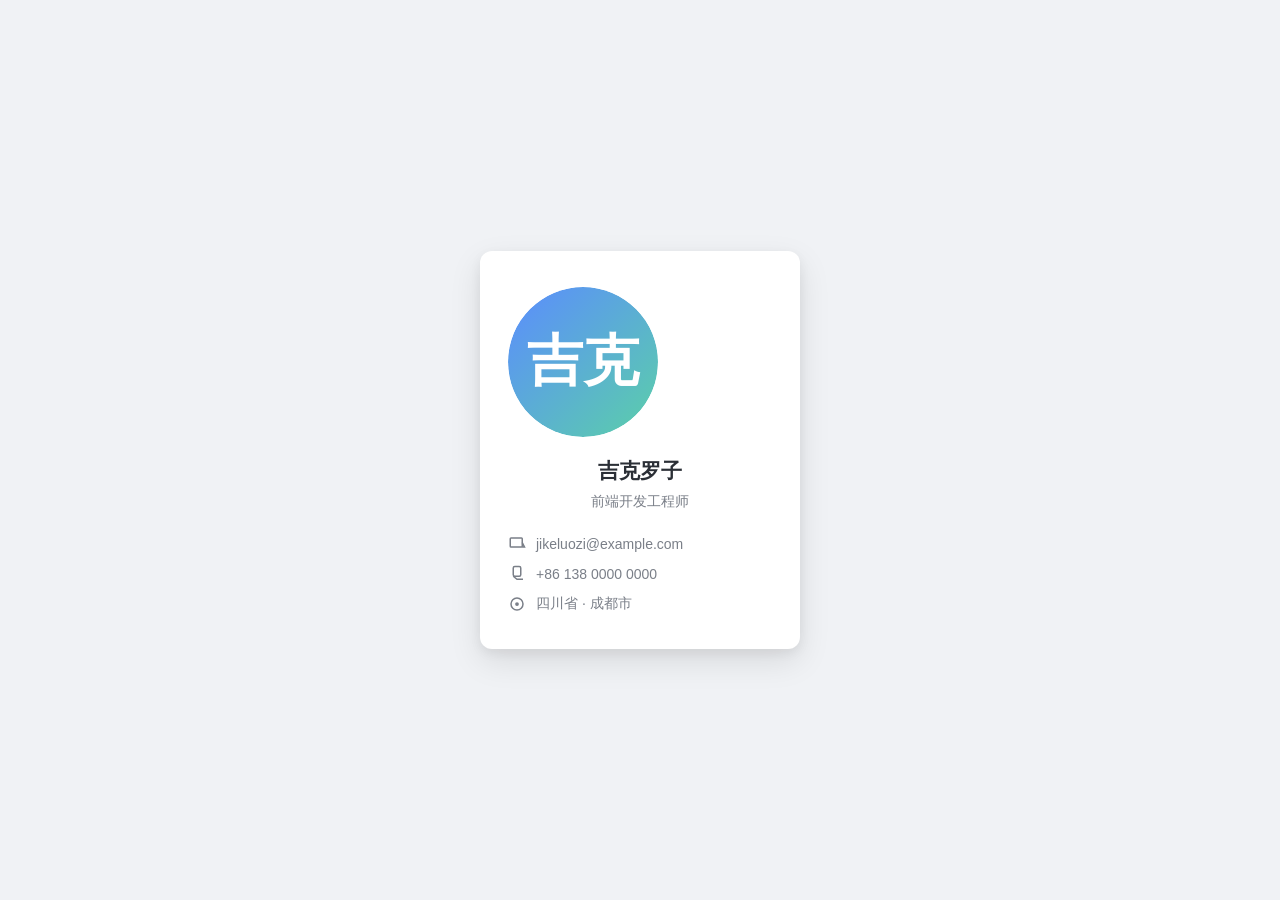
<file: 123/index.html>
<!DOCTYPE html>
<!--
  文件名：index.html
  用途：简约风格个人名片网页 —— 页面结构层（HTML5 + 语义化标签）
  说明：本文件只负责页面结构，所有样式统一放在 style.css 中，
        HTML 结构与 CSS 样式完全分离书写，便于后期维护。
-->
<html lang="zh-CN">
<head>
    <!-- 字符编码：UTF-8，确保中文正常显示 -->
    <meta charset="UTF-8">
    <!-- 视口设置：适配桌面与移动设备的响应式宽度 -->
    <meta name="viewport" content="width=device-width, initial-scale=1.0">
    <!-- 网页标题 -->
    <title>个人名片 · 吉</title>
    <!-- 关联外部样式表：实现结构与样式分离（唯一引入方式） -->
    <link rel="stylesheet" href="style.css">
</head>

<body>
    <!--
        名片主体：使用 <main> 语义化标签包裹名片卡片。
        <main> 标签代表页面主体内容，一个页面仅使用一次。
    -->
    <main class="card">

        <!-- ==================== 头像区域 ==================== -->
        <!--
            <figure> 是带语义的内容容器，适合包裹头像。
            默认使用 CSS 渐变圆 + 姓氏文字作为占位头像，
            如需替换成真实照片，请将下方模块替换为：
            <figure class="avatar">
                <img src="你的头像图片.jpg" alt="头像">
            </figure>
        -->
        <figure class="avatar" aria-label="头像：姓名首字">
            <!-- 占位头像文字：可改为任意姓氏或首字母 -->
            <span class="avatar-text">吉克</span>
        </figure>

        <!-- ==================== 基本身份信息 ==================== -->
        <!-- 姓名：一级标题，语义上代表卡片核心内容 -->
        <h1 class="name">吉克罗子</h1>
        <!-- 职位：使用 <p> 标签，配合类名便于单独设置样式 -->
        <p class="job-title">前端开发工程师</p>

        <!-- ==================== 联系方式 ==================== -->
        <!--
            联系方式列表：使用 <ul> 列表结构，语义清晰。
            每项为 <li>，内含一个内联 SVG 图标 + 对应联系信息。
        -->
        <ul class="contact-list">

            <!-- 邮箱项 -->
            <li class="contact-item">
                <!-- SVG 图标：信封造型，stroke 颜色继承父元素文字色 -->
                <svg class="contact-icon" viewBox="0 0 24 24" fill="none" stroke="currentColor" stroke-width="2" aria-hidden="true">
                    <rect x="3" y="4" width="16" height="12" rx="1"/>
                    <path d="M19 10 L22 16 H19"/>
                </svg>
                <a class="contact-link" href="mailto:jikeluozi@example.com">jikeluozi@example.com</a>
            </li>

            <!-- 电话项 -->
            <li class="contact-item">
                <!-- SVG 图标：电话造型，样式同上 -->
                <svg class="contact-icon" viewBox="0 0 24 24" fill="none" stroke="currentColor" stroke-width="2" aria-hidden="true">
                    <rect x="7" y="2" width="10" height="13" rx="2"/>
                    <path d="M7 15 L12 19 H20"/>
                </svg>
                <a class="contact-link" href="tel:+8613800000000">+86 138 0000 0000</a>
            </li>

            <!-- 地址项 -->
            <li class="contact-item">
                <!-- SVG 图标：外圆 + 中心点构成简洁的定位符号 -->
                <svg class="contact-icon" viewBox="0 0 24 24" fill="none" stroke="currentColor" stroke-width="2" aria-hidden="true">
                    <circle cx="12" cy="12" r="8"/>
                    <circle cx="12" cy="12" r="1.5" fill="currentColor"/>
                </svg>
                <span class="contact-text">四川省 · 成都市</span>
            </li>
        </ul>

    </main>
</body>
</html>
</file>
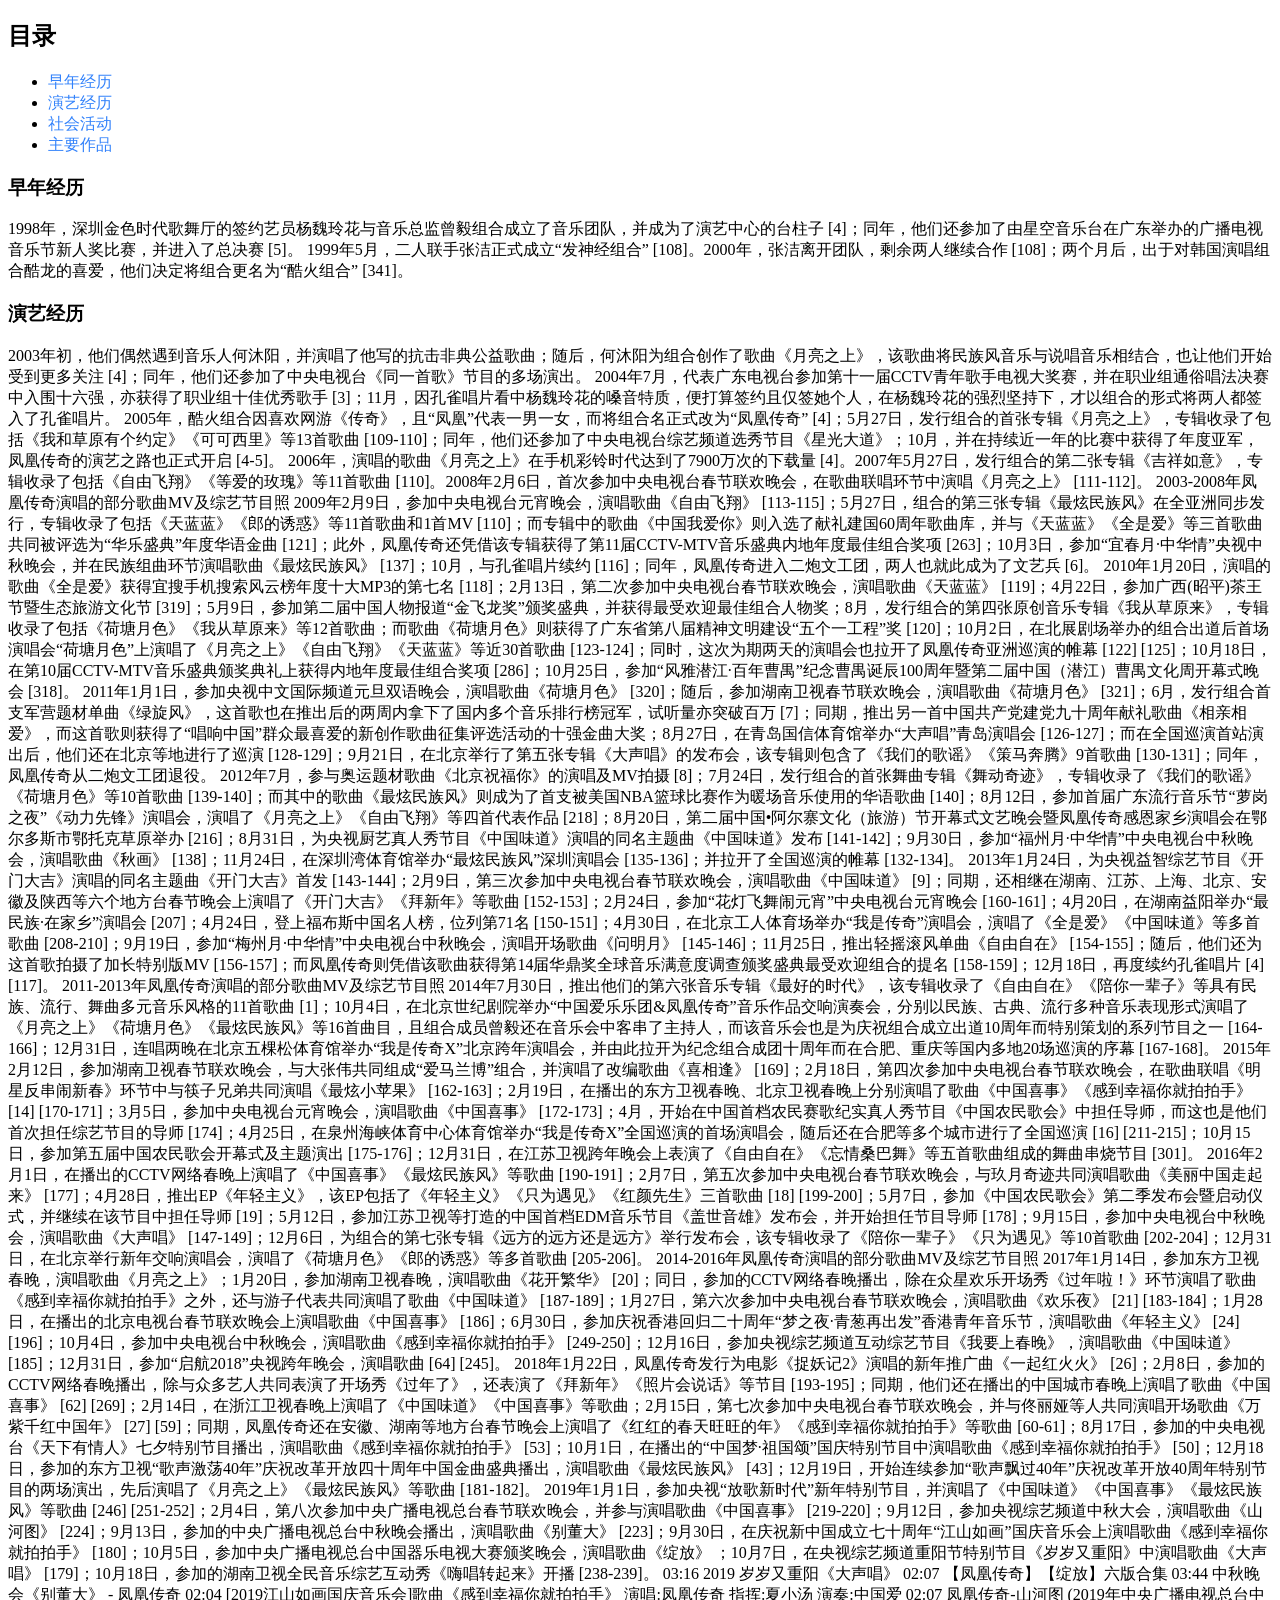
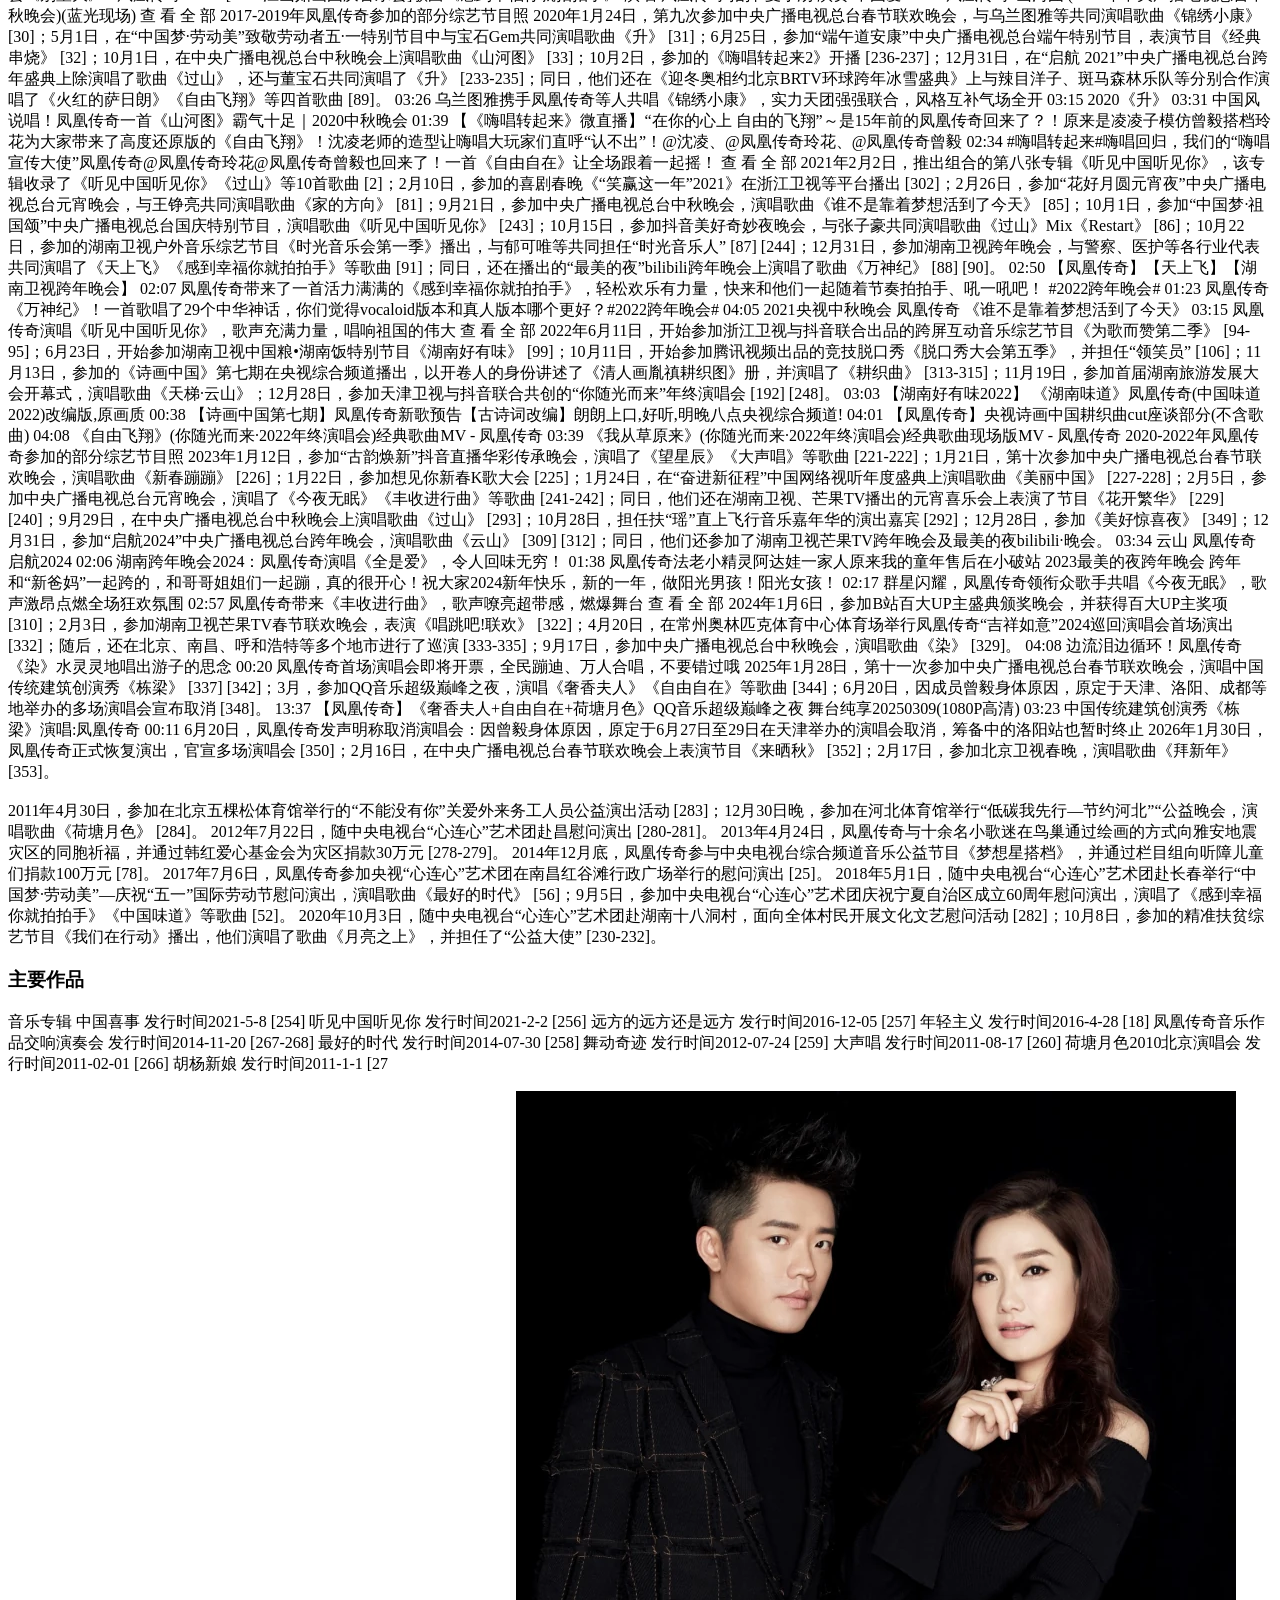
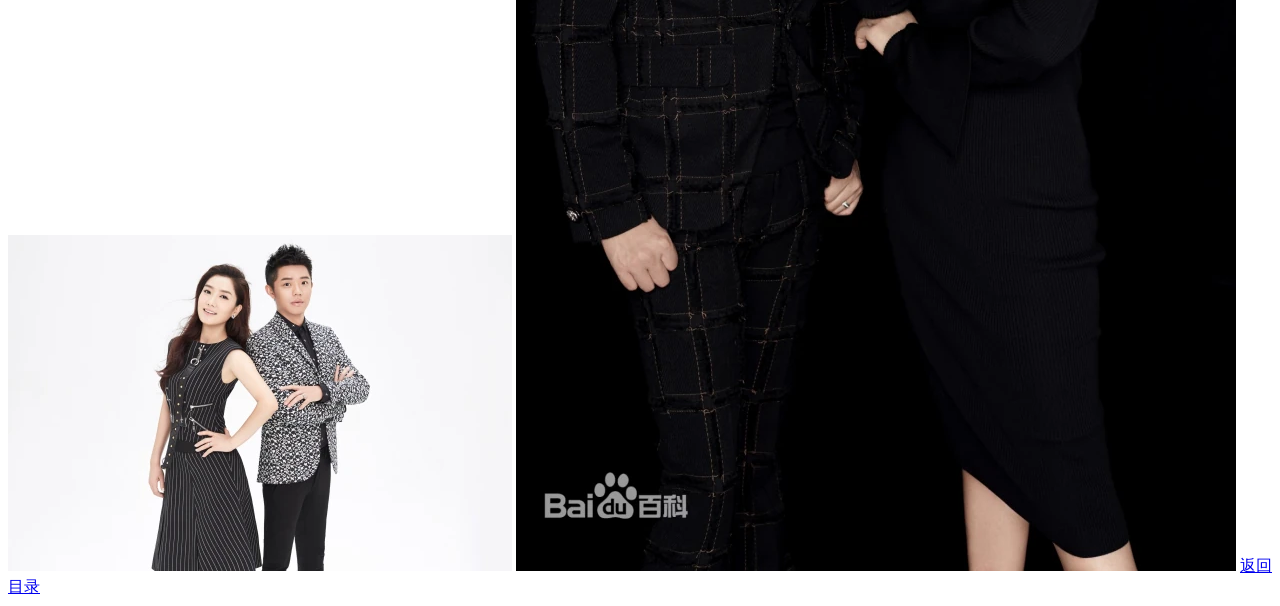
<file: 123/a.html>
<!DOCTYPE html>
<html lang="en">
<head>
    <meta charset="UTF-8">
    <meta name="viewport" content="width=device-width, initial-scale=1.0">
    <title>超链接的应用</title>
    <style>
        /*链接伪类：a:link,a:visited,a:hover,a:active*/
        ul li a:link{
            color: #3282fb;
            text-decoration:none;
            
        }
        a:visited{
            color: aqua;
        }
        a:hover{
            color: rgb(224, 189, 248);
            font-weight: bold;
            text-decoration: underline;

        }
        a:active{
            color: chartreuse;
        }
    </style>
</head>
<body>
    <!-- <a href="http://www.baidu.com">百度</a>
    <a href="http://www.baidu.com">百度2</a>
    <a href="http://www.baidu.com">百度3</a> -->
<h2><a name="ml"></a>目录</h2>
<ul>
    <li><a href="#znjl">早年经历</a></li>
    <li><a href="#yyjl">演艺经历</a></li>
    <li><a href="shhd">社会活动</a></li>
    <li><a href="zyzp">主要作品</a></li>
</ul>
<div>
    <h3><a name="znjl">早年经历</a></h3>
    <p>1998年，深圳金色时代歌舞厅的签约艺员杨魏玲花与音乐总监曾毅组合成立了音乐团队，并成为了演艺中心的台柱子 [4]；同年，他们还参加了由星空音乐台在广东举办的广播电视音乐节新人奖比赛，并进入了总决赛 [5]。
1999年5月，二人联手张洁正式成立“发神经组合” [108]。2000年，张洁离开团队，剩余两人继续合作 [108]；两个月后，出于对韩国演唱组合酷龙的喜爱，他们决定将组合更名为“酷火组合” [341]。</p>
    <h3><a name="yyjl">演艺经历</a></h3>
    <p>2003年初，他们偶然遇到音乐人何沐阳，并演唱了他写的抗击非典公益歌曲；随后，何沐阳为组合创作了歌曲《月亮之上》，该歌曲将民族风音乐与说唱音乐相结合，也让他们开始受到更多关注 [4]；同年，他们还参加了中央电视台《同一首歌》节目的多场演出。
2004年7月，代表广东电视台参加第十一届CCTV青年歌手电视大奖赛，并在职业组通俗唱法决赛中入围十六强，亦获得了职业组十佳优秀歌手 [3]；11月，因孔雀唱片看中杨魏玲花的嗓音特质，便打算签约且仅签她个人，在杨魏玲花的强烈坚持下，才以组合的形式将两人都签入了孔雀唱片。
2005年，酷火组合因喜欢网游《传奇》，且“凤凰”代表一男一女，而将组合名正式改为“凤凰传奇” [4]；5月27日，发行组合的首张专辑《月亮之上》，专辑收录了包括《我和草原有个约定》《可可西里》等13首歌曲 [109-110]；同年，他们还参加了中央电视台综艺频道选秀节目《星光大道》；10月，并在持续近一年的比赛中获得了年度亚军，凤凰传奇的演艺之路也正式开启 [4-5]。
2006年，演唱的歌曲《月亮之上》在手机彩铃时代达到了7900万次的下载量 [4]。2007年5月27日，发行组合的第二张专辑《吉祥如意》，专辑收录了包括《自由飞翔》《等爱的玫瑰》等11首歌曲 [110]。2008年2月6日，首次参加中央电视台春节联欢晚会，在歌曲联唱环节中演唱《月亮之上》 [111-112]。
2003-2008年凤凰传奇演唱的部分歌曲MV及综艺节目照
2009年2月9日，参加中央电视台元宵晚会，演唱歌曲《自由飞翔》 [113-115]；5月27日，组合的第三张专辑《最炫民族风》在全亚洲同步发行，专辑收录了包括《天蓝蓝》《郎的诱惑》等11首歌曲和1首MV [110]；而专辑中的歌曲《中国我爱你》则入选了献礼建国60周年歌曲库，并与《天蓝蓝》《全是爱》等三首歌曲共同被评选为“华乐盛典”年度华语金曲 [121]；此外，凤凰传奇还凭借该专辑获得了第11届CCTV-MTV音乐盛典内地年度最佳组合奖项 [263]；10月3日，参加“宜春月·中华情”央视中秋晚会，并在民族组曲环节演唱歌曲《最炫民族风》 [137]；10月，与孔雀唱片续约 [116]；同年，凤凰传奇进入二炮文工团，两人也就此成为了文艺兵 [6]。
2010年1月20日，演唱的歌曲《全是爱》获得宜搜手机搜索风云榜年度十大MP3的第七名 [118]；2月13日，第二次参加中央电视台春节联欢晚会，演唱歌曲《天蓝蓝》 [119]；4月22日，参加广西(昭平)茶王节暨生态旅游文化节 [319]；5月9日，参加第二届中国人物报道“金飞龙奖”颁奖盛典，并获得最受欢迎最佳组合人物奖；8月，发行组合的第四张原创音乐专辑《我从草原来》，专辑收录了包括《荷塘月色》《我从草原来》等12首歌曲；而歌曲《荷塘月色》则获得了广东省第八届精神文明建设“五个一工程”奖 [120]；10月2日，在北展剧场举办的组合出道后首场演唱会“荷塘月色”上演唱了《月亮之上》《自由飞翔》《天蓝蓝》等近30首歌曲 [123-124]；同时，这次为期两天的演唱会也拉开了凤凰传奇亚洲巡演的帷幕 [122] [125]；10月18日，在第10届CCTV-MTV音乐盛典颁奖典礼上获得内地年度最佳组合奖项 [286]；10月25日，参加“风雅潜江·百年曹禺”纪念曹禺诞辰100周年暨第二届中国（潜江）曹禺文化周开幕式晚会 [318]。
2011年1月1日，参加央视中文国际频道元旦双语晚会，演唱歌曲《荷塘月色》 [320]；随后，参加湖南卫视春节联欢晚会，演唱歌曲《荷塘月色》 [321]；6月，发行组合首支军营题材单曲《绿旋风》，这首歌也在推出后的两周内拿下了国内多个音乐排行榜冠军，试听量亦突破百万 [7]；同期，推出另一首中国共产党建党九十周年献礼歌曲《相亲相爱》，而这首歌则获得了“唱响中国”群众最喜爱的新创作歌曲征集评选活动的十强金曲大奖；8月27日，在青岛国信体育馆举办“大声唱”青岛演唱会 [126-127]；而在全国巡演首站演出后，他们还在北京等地进行了巡演 [128-129]；9月21日，在北京举行了第五张专辑《大声唱》的发布会，该专辑则包含了《我们的歌谣》《策马奔腾》9首歌曲 [130-131]；同年，凤凰传奇从二炮文工团退役。
2012年7月，参与奥运题材歌曲《北京祝福你》的演唱及MV拍摄 [8]；7月24日，发行组合的首张舞曲专辑《舞动奇迹》，专辑收录了《我们的歌谣》《荷塘月色》等10首歌曲 [139-140]；而其中的歌曲《最炫民族风》则成为了首支被美国NBA篮球比赛作为暖场音乐使用的华语歌曲 [140]；8月12日，参加首届广东流行音乐节“萝岗之夜”《动力先锋》演唱会，演唱了《月亮之上》《自由飞翔》等四首代表作品 [218]；8月20日，第二届中国•阿尔寨文化（旅游）节开幕式文艺晚会暨凤凰传奇感恩家乡演唱会在鄂尔多斯市鄂托克草原举办 [216]；8月31日，为央视厨艺真人秀节目《中国味道》演唱的同名主题曲《中国味道》发布 [141-142]；9月30日，参加“福州月·中华情”中央电视台中秋晚会，演唱歌曲《秋画》 [138]；11月24日，在深圳湾体育馆举办“最炫民族风”深圳演唱会 [135-136]；并拉开了全国巡演的帷幕 [132-134]。
2013年1月24日，为央视益智综艺节目《开门大吉》演唱的同名主题曲《开门大吉》首发 [143-144]；2月9日，第三次参加中央电视台春节联欢晚会，演唱歌曲《中国味道》 [9]；同期，还相继在湖南、江苏、上海、北京、安徽及陕西等六个地方台春节晚会上演唱了《开门大吉》《拜新年》等歌曲 [152-153]；2月24日，参加“花灯飞舞闹元宵”中央电视台元宵晚会 [160-161]；4月20日，在湖南益阳举办“最民族·在家乡”演唱会 [207]；4月24日，登上福布斯中国名人榜，位列第71名 [150-151]；4月30日，在北京工人体育场举办“我是传奇”演唱会，演唱了《全是爱》《中国味道》等多首歌曲 [208-210]；9月19日，参加“梅州月·中华情”中央电视台中秋晚会，演唱开场歌曲《问明月》 [145-146]；11月25日，推出轻摇滚风单曲《自由自在》 [154-155]；随后，他们还为这首歌拍摄了加长特别版MV [156-157]；而凤凰传奇则凭借该歌曲获得第14届华鼎奖全球音乐满意度调查颁奖盛典最受欢迎组合的提名 [158-159]；12月18日，再度续约孔雀唱片 [4] [117]。
2011-2013年凤凰传奇演唱的部分歌曲MV及综艺节目照
2014年7月30日，推出他们的第六张音乐专辑《最好的时代》，该专辑收录了《自由自在》《陪你一辈子》等具有民族、流行、舞曲多元音乐风格的11首歌曲 [1]；10月4日，在北京世纪剧院举办“中国爱乐乐团&凤凰传奇”音乐作品交响演奏会，分别以民族、古典、流行多种音乐表现形式演唱了《月亮之上》《荷塘月色》《最炫民族风》等16首曲目，且组合成员曾毅还在音乐会中客串了主持人，而该音乐会也是为庆祝组合成立出道10周年而特别策划的系列节目之一 [164-166]；12月31日，连唱两晚在北京五棵松体育馆举办“我是传奇X”北京跨年演唱会，并由此拉开为纪念组合成团十周年而在合肥、重庆等国内多地20场巡演的序幕 [167-168]。
2015年2月12日，参加湖南卫视春节联欢晚会，与大张伟共同组成“爱马兰博”组合，并演唱了改编歌曲《喜相逢》 [169]；2月18日，第四次参加中央电视台春节联欢晚会，在歌曲联唱《明星反串闹新春》环节中与筷子兄弟共同演唱《最炫小苹果》 [162-163]；2月19日，在播出的东方卫视春晚、北京卫视春晚上分别演唱了歌曲《中国喜事》《感到幸福你就拍拍手》 [14] [170-171]；3月5日，参加中央电视台元宵晚会，演唱歌曲《中国喜事》 [172-173]；4月，开始在中国首档农民赛歌纪实真人秀节目《中国农民歌会》中担任导师，而这也是他们首次担任综艺节目的导师 [174]；4月25日，在泉州海峡体育中心体育馆举办“我是传奇X”全国巡演的首场演唱会，随后还在合肥等多个城市进行了全国巡演 [16] [211-215]；10月15日，参加第五届中国农民歌会开幕式及主题演出 [175-176]；12月31日，在江苏卫视跨年晚会上表演了《自由自在》《忘情桑巴舞》等五首歌曲组成的舞曲串烧节目 [301]。
2016年2月1日，在播出的CCTV网络春晚上演唱了《中国喜事》《最炫民族风》等歌曲 [190-191]；2月7日，第五次参加中央电视台春节联欢晚会，与玖月奇迹共同演唱歌曲《美丽中国走起来》 [177]；4月28日，推出EP《年轻主义》，该EP包括了《年轻主义》《只为遇见》《红颜先生》三首歌曲 [18] [199-200]；5月7日，参加《中国农民歌会》第二季发布会暨启动仪式，并继续在该节目中担任导师 [19]；5月12日，参加江苏卫视等打造的中国首档EDM音乐节目《盖世音雄》发布会，并开始担任节目导师 [178]；9月15日，参加中央电视台中秋晚会，演唱歌曲《大声唱》 [147-149]；12月6日，为组合的第七张专辑《远方的远方还是远方》举行发布会，该专辑收录了《陪你一辈子》《只为遇见》等10首歌曲 [202-204]；12月31日，在北京举行新年交响演唱会，演唱了《荷塘月色》《郎的诱惑》等多首歌曲 [205-206]。
2014-2016年凤凰传奇演唱的部分歌曲MV及综艺节目照
2017年1月14日，参加东方卫视春晚，演唱歌曲《月亮之上》；1月20日，参加湖南卫视春晚，演唱歌曲《花开繁华》 [20]；同日，参加的CCTV网络春晚播出，除在众星欢乐开场秀《过年啦！》环节演唱了歌曲《感到幸福你就拍拍手》之外，还与游子代表共同演唱了歌曲《中国味道》 [187-189]；1月27日，第六次参加中央电视台春节联欢晚会，演唱歌曲《欢乐夜》 [21] [183-184]；1月28日，在播出的北京电视台春节联欢晚会上演唱歌曲《中国喜事》 [186]；6月30日，参加庆祝香港回归二十周年“梦之夜·青葱再出发”香港青年音乐节，演唱歌曲《年轻主义》 [24] [196]；10月4日，参加中央电视台中秋晚会，演唱歌曲《感到幸福你就拍拍手》 [249-250]；12月16日，参加央视综艺频道互动综艺节目《我要上春晚》，演唱歌曲《中国味道》 [185]；12月31日，参加“启航2018”央视跨年晚会，演唱歌曲 [64] [245]。
2018年1月22日，凤凰传奇发行为电影《捉妖记2》演唱的新年推广曲《一起红火火》 [26]；2月8日，参加的CCTV网络春晚播出，除与众多艺人共同表演了开场秀《过年了》，还表演了《拜新年》《照片会说话》等节目 [193-195]；同期，他们还在播出的中国城市春晚上演唱了歌曲《中国喜事》 [62] [269]；2月14日，在浙江卫视春晚上演唱了《中国味道》《中国喜事》等歌曲；2月15日，第七次参加中央电视台春节联欢晚会，并与佟丽娅等人共同演唱开场歌曲《万紫千红中国年》 [27] [59]；同期，凤凰传奇还在安徽、湖南等地方台春节晚会上演唱了《红红的春天旺旺的年》《感到幸福你就拍拍手》等歌曲 [60-61]；8月17日，参加的中央电视台《天下有情人》七夕特别节目播出，演唱歌曲《感到幸福你就拍拍手》 [53]；10月1日，在播出的“中国梦·祖国颂”国庆特别节目中演唱歌曲《感到幸福你就拍拍手》 [50]；12月18日，参加的东方卫视“歌声激荡40年”庆祝改革开放四十周年中国金曲盛典播出，演唱歌曲《最炫民族风》 [43]；12月19日，开始连续参加“歌声飘过40年”庆祝改革开放40周年特别节目的两场演出，先后演唱了《月亮之上》《最炫民族风》等歌曲 [181-182]。
2019年1月1日，参加央视“放歌新时代”新年特别节目，并演唱了《中国味道》《中国喜事》《最炫民族风》等歌曲 [246] [251-252]；2月4日，第八次参加中央广播电视总台春节联欢晚会，并参与演唱歌曲《中国喜事》 [219-220]；9月12日，参加央视综艺频道中秋大会，演唱歌曲《山河图》 [224]；9月13日，参加的中央广播电视总台中秋晚会播出，演唱歌曲《别董大》 [223]；9月30日，在庆祝新中国成立七十周年“江山如画”国庆音乐会上演唱歌曲《感到幸福你就拍拍手》 [180]；10月5日，参加中央广播电视总台中国器乐电视大赛颁奖晚会，演唱歌曲《绽放》 ；10月7日，在央视综艺频道重阳节特别节目《岁岁又重阳》中演唱歌曲《大声唱》 [179]；10月18日，参加的湖南卫视全民音乐综艺互动秀《嗨唱转起来》开播 [238-239]。
03:16
2019 岁岁又重阳《大声唱》
02:07
【凤凰传奇】【绽放】六版合集
03:44
中秋晚会《别董大》 - 凤凰传奇
02:04
[2019江山如画国庆音乐会]歌曲《感到幸福你就拍拍手》 演唱:凤凰传奇 指挥:夏小汤 演奏:中国爱
02:07
凤凰传奇-山河图 (2019年中央广播电视总台中秋晚会)(蓝光现场)
查
看
全
部
2017-2019年凤凰传奇参加的部分综艺节目照
2020年1月24日，第九次参加中央广播电视总台春节联欢晚会，与乌兰图雅等共同演唱歌曲《锦绣小康》 [30]；5月1日，在“中国梦·劳动美”致敬劳动者五·一特别节目中与宝石Gem共同演唱歌曲《升》 [31]；6月25日，参加“端午道安康”中央广播电视总台端午特别节目，表演节目《经典串烧》 [32]；10月1日，在中央广播电视总台中秋晚会上演唱歌曲《山河图》 [33]；10月2日，参加的《嗨唱转起来2》开播 [236-237]；12月31日，在“启航 2021”中央广播电视总台跨年盛典上除演唱了歌曲《过山》，还与董宝石共同演唱了《升》 [233-235]；同日，他们还在《迎冬奥相约北京BRTV环球跨年冰雪盛典》上与辣目洋子、斑马森林乐队等分别合作演唱了《火红的萨日朗》《自由飞翔》等四首歌曲 [89]。
03:26
乌兰图雅携手凤凰传奇等人共唱《锦绣小康》，实力天团强强联合，风格互补气场全开
03:15
2020《升》
03:31
中国风说唱！凤凰传奇一首《山河图》霸气十足｜2020中秋晚会
01:39
【《嗨唱转起来》微直播】“在你的心上 自由的飞翔”～是15年前的凤凰传奇回来了？！原来是凌凌子模仿曾毅搭档玲花为大家带来了高度还原版的《自由飞翔》！沈凌老师的造型让嗨唱大玩家们直呼“认不出”！@沈凌、@凤凰传奇玲花、@凤凰传奇曾毅
02:34
#嗨唱转起来#嗨唱回归，我们的“嗨唱宣传大使”凤凰传奇@凤凰传奇玲花@凤凰传奇曾毅也回来了！一首《自由自在》让全场跟着一起摇！
查
看
全
部
2021年2月2日，推出组合的第八张专辑《听见中国听见你》，该专辑收录了《听见中国听见你》《过山》等10首歌曲 [2]；2月10日，参加的喜剧春晚《“笑赢这一年”2021》在浙江卫视等平台播出 [302]；2月26日，参加“花好月圆元宵夜”中央广播电视总台元宵晚会，与王铮亮共同演唱歌曲《家的方向》 [81]；9月21日，参加中央广播电视总台中秋晚会，演唱歌曲《谁不是靠着梦想活到了今天》 [85]；10月1日，参加“中国梦·祖国颂”中央广播电视总台国庆特别节目，演唱歌曲《听见中国听见你》 [243]；10月15日，参加抖音美好奇妙夜晚会，与张子豪共同演唱歌曲《过山》Mix《Restart》 [86]；10月22日，参加的湖南卫视户外音乐综艺节目《时光音乐会第一季》播出，与郁可唯等共同担任“时光音乐人” [87] [244]；12月31日，参加湖南卫视跨年晚会，与警察、医护等各行业代表共同演唱了《天上飞》《感到幸福你就拍拍手》等歌曲 [91]；同日，还在播出的“最美的夜”bilibili跨年晚会上演唱了歌曲《万神纪》 [88] [90]。
02:50
【凤凰传奇】【天上飞】【湖南卫视跨年晚会】
02:07
凤凰传奇带来了一首活力满满的《感到幸福你就拍拍手》，轻松欢乐有力量，快来和他们一起随着节奏拍拍手、吼一吼吧！ #2022跨年晚会#
01:23
凤凰传奇《万神纪》！一首歌唱了29个中华神话，你们觉得vocaloid版本和真人版本哪个更好？#2022跨年晚会#
04:05
2021央视中秋晚会 凤凰传奇 《谁不是靠着梦想活到了今天》
03:15
凤凰传奇演唱《听见中国听见你》，歌声充满力量，唱响祖国的伟大
查
看
全
部
2022年6月11日，开始参加浙江卫视与抖音联合出品的跨屏互动音乐综艺节目《为歌而赞第二季》 [94-95]；6月23日，开始参加湖南卫视中国粮•湖南饭特别节目《湖南好有味》 [99]；10月11日，开始参加腾讯视频出品的竞技脱口秀《脱口秀大会第五季》，并担任“领笑员” [106]；11月13日，参加的《诗画中国》第七期在央视综合频道播出，以开卷人的身份讲述了《清人画胤禛耕织图》册，并演唱了《耕织曲》 [313-315]；11月19日，参加首届湖南旅游发展大会开幕式，演唱歌曲《天梯·云山》；12月28日，参加天津卫视与抖音联合共创的“你随光而来”年终演唱会 [192] [248]。
03:03
【湖南好有味2022】 《湖南味道》凤凰传奇(中国味道2022)改编版,原画质
00:38
【诗画中国第七期】凤凰传奇新歌预告【古诗词改编】朗朗上口,好听,明晚八点央视综合频道!
04:01
【凤凰传奇】央视诗画中国耕织曲cut座谈部分(不含歌曲)
04:08
《自由飞翔》(你随光而来·2022年终演唱会)经典歌曲MV - 凤凰传奇
03:39
《我从草原来》(你随光而来·2022年终演唱会)经典歌曲现场版MV - 凤凰传奇
2020-2022年凤凰传奇参加的部分综艺节目照
2023年1月12日，参加“古韵焕新”抖音直播华彩传承晚会，演唱了《望星辰》《大声唱》等歌曲 [221-222]；1月21日，第十次参加中央广播电视总台春节联欢晚会，演唱歌曲《新春蹦蹦》 [226]；1月22日，参加想见你新春K歌大会 [225]；1月24日，在“奋进新征程”中国网络视听年度盛典上演唱歌曲《美丽中国》 [227-228]；2月5日，参加中央广播电视总台元宵晚会，演唱了《今夜无眠》《丰收进行曲》等歌曲 [241-242]；同日，他们还在湖南卫视、芒果TV播出的元宵喜乐会上表演了节目《花开繁华》 [229] [240]；9月29日，在中央广播电视总台中秋晚会上演唱歌曲《过山》 [293]；10月28日，担任扶“瑶”直上飞行音乐嘉年华的演出嘉宾 [292]；12月28日，参加《美好惊喜夜》 [349]；12月31日，参加“启航2024”中央广播电视总台跨年晚会，演唱歌曲《云山》 [309] [312]；同日，他们还参加了湖南卫视芒果TV跨年晚会及最美的夜bilibili·晚会。
03:34
云山 凤凰传奇 启航2024
02:06
湖南跨年晚会2024：凤凰传奇演唱《全是爱》，令人回味无穷！
01:38
凤凰传奇法老小精灵阿达娃一家人原来我的童年售后在小破站 2023最美的夜跨年晚会 跨年和“新爸妈”一起跨的，和哥哥姐姐们一起蹦，真的很开心！祝大家2024新年快乐，新的一年，做阳光男孩！阳光女孩！
02:17
群星闪耀，凤凰传奇领衔众歌手共唱《今夜无眠》，歌声激昂点燃全场狂欢氛围
02:57
凤凰传奇带来《丰收进行曲》，歌声嘹亮超带感，燃爆舞台
查
看
全
部
2024年1月6日，参加B站百大UP主盛典颁奖晚会，并获得百大UP主奖项 [310]；2月3日，参加湖南卫视芒果TV春节联欢晚会，表演《唱跳吧!联欢》 [322]；4月20日，在常州奥林匹克体育中心体育场举行凤凰传奇“吉祥如意”2024巡回演唱会首场演出 [332]；随后，还在北京、南昌、呼和浩特等多个地市进行了巡演 [333-335]；9月17日，参加中央广播电视总台中秋晚会，演唱歌曲《染》 [329]。
04:08
边流泪边循环！凤凰传奇《染》水灵灵地唱出游子的思念
00:20
凤凰传奇首场演唱会即将开票，全民蹦迪、万人合唱，不要错过哦
2025年1月28日，第十一次参加中央广播电视总台春节联欢晚会，演唱中国传统建筑创演秀《栋梁》 [337] [342]；3月，参加QQ音乐超级巅峰之夜，演唱《奢香夫人》《自由自在》等歌曲 [344]；6月20日，因成员曾毅身体原因，原定于天津、洛阳、成都等地举办的多场演唱会宣布取消 [348]。
13:37
【凤凰传奇】《奢香夫人+自由自在+荷塘月色》QQ音乐超级巅峰之夜 舞台纯享20250309(1080P高清)
03:23
中国传统建筑创演秀《栋梁》演唱:凤凰传奇
00:11
6月20日，凤凰传奇发声明称取消演唱会：因曾毅身体原因，原定于6月27日至29日在天津举办的演唱会取消，筹备中的洛阳站也暂时终止
2026年1月30日，凤凰传奇正式恢复演出，官宣多场演唱会 [350]；2月16日，在中央广播电视总台春节联欢晚会上表演节目《来晒秋》 [352]；2月17日，参加北京卫视春晚，演唱歌曲《拜新年》 [353]。</p>
<h3><a name="shhd"></a></h3>
<p>2011年4月30日，参加在北京五棵松体育馆举行的“不能没有你”关爱外来务工人员公益演出活动 [283]；12月30日晚，参加在河北体育馆举行“低碳我先行—节约河北”“公益晚会，演唱歌曲《荷塘月色》 [284]。
2012年7月22日，随中央电视台“心连心”艺术团赴昌慰问演出 [280-281]。
2013年4月24日，凤凰传奇与十余名小歌迷在鸟巢通过绘画的方式向雅安地震灾区的同胞祈福，并通过韩红爱心基金会为灾区捐款30万元 [278-279]。
2014年12月底，凤凰传奇参与中央电视台综合频道音乐公益节目《梦想星搭档》，并通过栏目组向听障儿童们捐款100万元 [78]。
2017年7月6日，凤凰传奇参加央视“心连心”艺术团在南昌红谷滩行政广场举行的慰问演出 [25]。
2018年5月1日，随中央电视台“心连心”艺术团赴长春举行“中国梦·劳动美”—庆祝“五一”国际劳动节慰问演出，演唱歌曲《最好的时代》 [56]；9月5日，参加中央电视台“心连心”艺术团庆祝宁夏自治区成立60周年慰问演出，演唱了《感到幸福你就拍拍手》《中国味道》等歌曲 [52]。
2020年10月3日，随中央电视台“心连心”艺术团赴湖南十八洞村，面向全体村民开展文化文艺慰问活动 [282]；10月8日，参加的精准扶贫综艺节目《我们在行动》播出，他们演唱了歌曲《月亮之上》，并担任了“公益大使” [230-232]。</p>
<h3><a name="zyzp">主要作品</a></h3>
<p>音乐专辑

中国喜事
发行时间2021-5-8 [254]

听见中国听见你
发行时间2021-2-2 [256]

远方的远方还是远方
发行时间2016-12-05 [257]

年轻主义
发行时间2016-4-28 [18]

凤凰传奇音乐作品交响演奏会
发行时间2014-11-20 [267-268]

最好的时代
发行时间2014-07-30 [258]

舞动奇迹
发行时间2012-07-24 [259]

大声唱
发行时间2011-08-17 [260]

荷塘月色2010北京演唱会
发行时间2011-02-01 [266]

胡杨新娘
发行时间2011-1-1 [27</p>
<img src="../img/fhcq.webp" alt="凤凰传奇">
<img src="../img/fhcq2.webp" alt="">
<a href="#ml">返回目录</a>
</div>
</body>
</html>
</file>
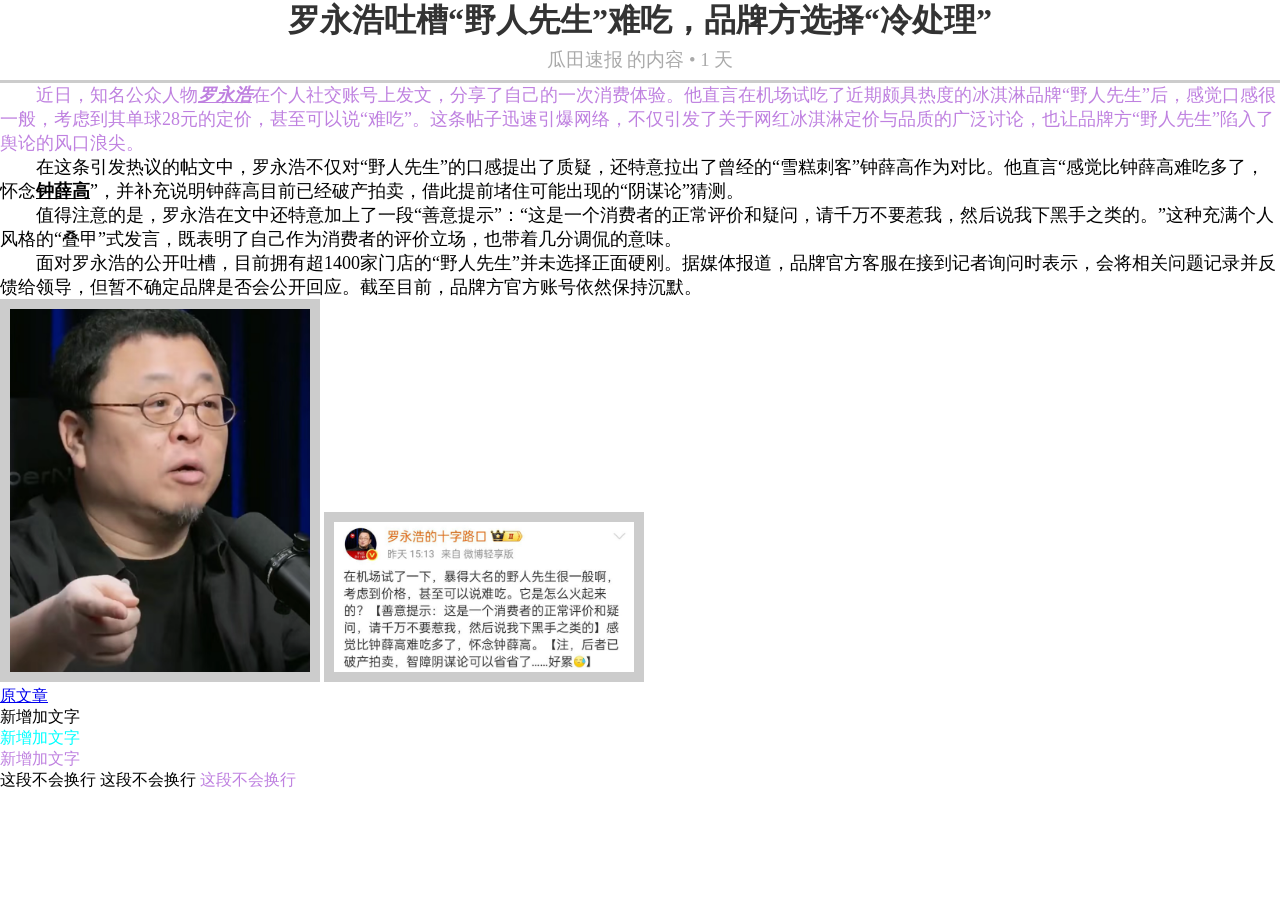
<file: 123/test.html>
<!DOCTYPE html>
<html lang="en">
<head>
    <meta charset="UTF-8">
    <meta name="viewport" content="width=device-width, initial-scale=1.0">
    <title>新闻资讯</title>
    <style>
* {
    margin: 0; /*外边距 */
    padding: 0;/*内边距*/
}
p {
    text-indent: 2em;
    margin: 20px,50px;
    font-family: 楷体;
    font-size: 18px;
}
h3 {
    color:#aaa;
    font-weight: normal;/*字体粗细normal-标准，bold-加粗 100~900整百 400=normal 700=bold*/
    line-height: 40px;
}

h1 {
    line-height: 40px;
    color: #333;
}
img {
    width: 300px;
    text-align: center;
    border: 10px solid #ccc;
}
/*h1,h3 {text-align: center;} 逗号并集选集器*/
.top {
    color: rgb(191, 129, 224);
}
#blue {
    color: cyan;
}
/*id用#；class用.*/
    </style>
</head>
<body>

    <h1 style="text-align: center;" >罗永浩吐槽“野人先生”难吃，品牌方选择“冷处理”</h1>
    <h3 style="text-align: center;">瓜田速报 的内容 • 1 天</h3>
    <hr color="#ccc" size="3" width="100%" align="left">
    <p class="top">近日，知名公众人物<i><u><b>罗永浩</b></u></i>在个人社交账号上发文，分享了自己的一次消费体验。他直言在机场试吃了近期颇具热度的冰淇淋品牌“野人先生”后，感觉口感很一般，考虑到其单球28元的定价，甚至可以说“难吃”。这条帖子迅速引爆网络，不仅引发了关于网红冰淇淋定价与品质的广泛讨论，也让品牌方“野人先生”陷入了舆论的风口浪尖。</p>
    <p>在这条引发热议的帖文中，罗永浩不仅对“野人先生”的口感提出了质疑，还特意拉出了曾经的“雪糕刺客”钟薛高作为对比。他直言“感觉比钟薛高难吃多了，怀念<b><u>钟薛高</u></b>”，并补充说明钟薛高目前已经破产拍卖，借此提前堵住可能出现的“阴谋论”猜测。</p>
    <p>值得注意的是，罗永浩在文中还特意加上了一段“善意提示”：“这是一个消费者的正常评价和疑问，请千万不要惹我，然后说我下黑手之类的。”这种充满个人风格的“叠甲”式发言，既表明了自己作为消费者的评价立场，也带着几分调侃的意味。</p>
    <p>面对罗永浩的公开吐槽，目前拥有超1400家门店的“野人先生”并未选择正面硬刚。据媒体报道，品牌官方客服在接到记者询问时表示，会将相关问题记录并反馈给领导，但暂不确定品牌是否会公开回应。截至目前，品牌方官方账号依然保持沉默。</p>

    <img src="../zp1.png" alt="新闻图片" title="新闻" width="500px"">
    <img src="../zp2.jpg" alt="新闻图片" title="新闻" style="max-width: 40%;" height=" auto;">
    <br>
    <a href="https://www.msn.cn/zh-cn/money/%E9%80%9A%E7%94%A8/%E7%BD%97%E6%B0%B8%E6%B5%A9%E5%90%90%E6%A7%BD-%E9%87%8E%E4%BA%BA%E5%85%88%E7%94%9F-%E9%9A%BE%E5%90%83-%E5%93%81%E7%89%8C%E6%96%B9%E9%80%89%E6%8B%A9-%E5%86%B7%E5%A4%84%E7%90%86/ar-AA2c9H6k?ocid=msedgdhphdr&cvid=8b35985750044217ce76540323581f3d&cvpid=01bbcf3de2b74d98d36218f377d3e8cf&ei=11" target="_blank">原文章</a>
    <div>新增加文字</div>
    <div id="blue">新增加文字</div>
    <div class="top">新增加文字</div>
    <span>这段不会换行</span>
    <span>这段不会换行</span>
    <span class="top">这段不会换行</span>
</body>
</html>
</file>
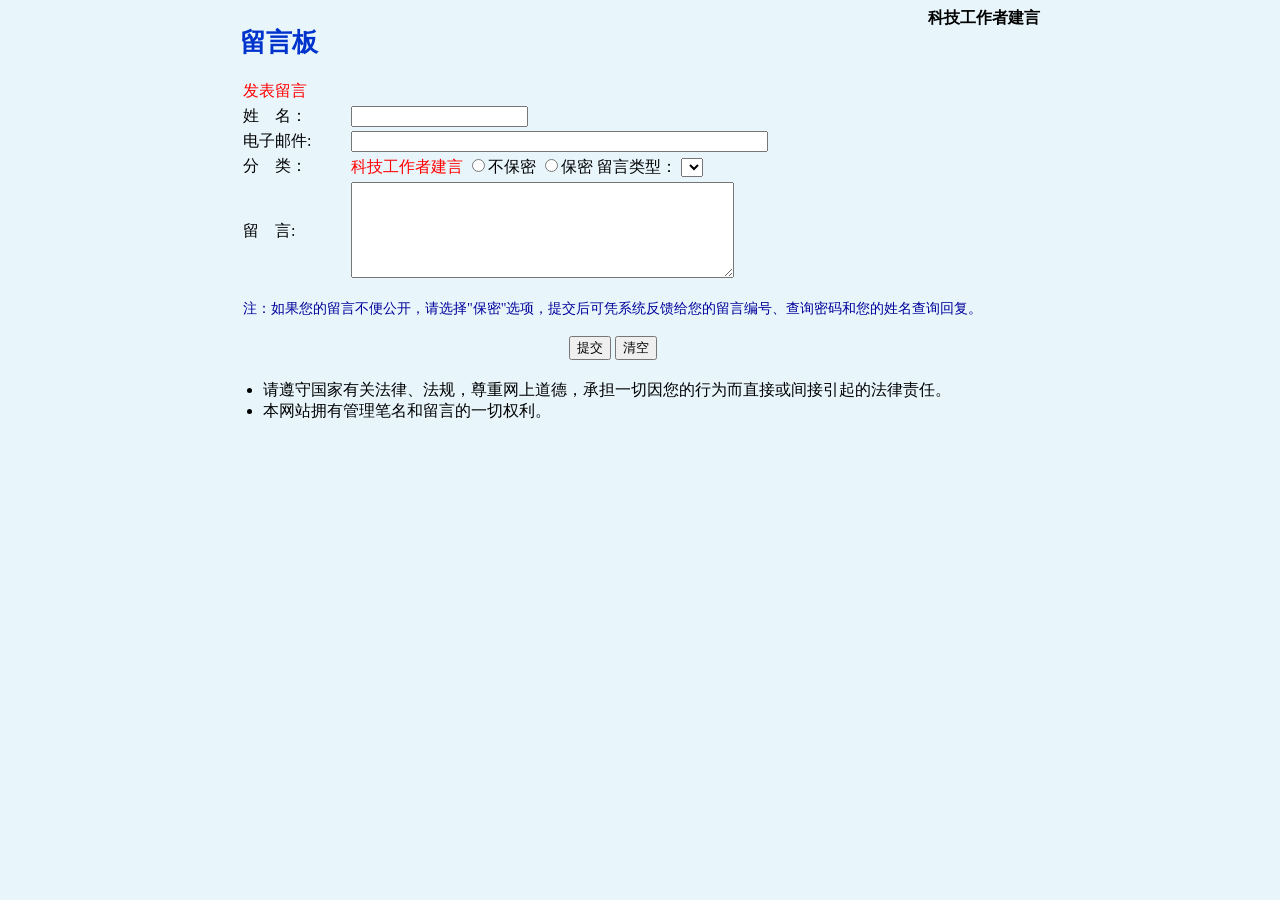
<file: 123/留言板.html>
<!DOCTYPE html>
<html lang="zh-CN">
<head>
    <meta charset="UTF-8">
    <meta name="viewport" content="width=device-width, initial-scale=1.0">
    <title>留言板</title>
    <style>
        body {
            background-color: #e8f6fc;
        }
        h1 {
            color: #0033cc;
            font-size:26px;
        }
        .top-right{
            text-align:right;
        }
        .red-text{
            color:red;
        }
        /*新增：外层容器，实现整体居中*/
        .container{
            width:800px;
            margin: 0 auto;
        }
    </style>
</head>
<body>
    <!-- 全部内容放进居中容器 -->
    <div class="container">
        <div>
            <h1 style="display: inline-block;">留言板</h1>
            <span class="top-right" style="float:right;"><strong>科技工作者建言</strong></span>
        </div>
        <form>
            <table>
                <tr>
                    <td class="red-text">发表留言</td>
                    <td></td>
                </tr>
                <tr>
                    <td>姓&nbsp;&nbsp;&nbsp;&nbsp;名：</td>
                    <td><input type="text"></td>
                </tr>
                <tr>
                    <td>电子邮件:</td>
                    <td><input type="text" size="50"></td>
                </tr>
                <tr>
                    <td>分&nbsp;&nbsp;&nbsp;&nbsp;类：</td>
                    <td>
                        <span class="red-text">科技工作者建言</span>
                        <input type="radio" name="secret" value="no">不保密
                        <input type="radio" name="secret" value="yes">保密
                        留言类型：
                        <select>
                            <option></option>
                        </select>
                    </td>
                </tr>
                <tr>
                    <td>留&nbsp;&nbsp;&nbsp;&nbsp;言:</td>
                    <td><textarea rows="6" cols="45"></textarea></td>
                </tr>
                <tr>
                    <td colspan="2">
                        <p style="font-size:14px;color:#000099;">注：如果您的留言不便公开，请选择"保密"选项，提交后可凭系统反馈给您的留言编号、查询密码和您的姓名查询回复。</p>
                    </td>
                </tr>
                <tr>
                    <td colspan="2" align="center">
                        <input type="submit" value="提交">
                        <input type="reset" value="清空">
                    </td>
                </tr>
                <tr>
                    <td colspan="2">
                        <ul style="padding-left:20px;">
                            <li>请遵守国家有关法律、法规，尊重网上道德，承担一切因您的行为而直接或间接引起的法律责任。</li>
                            <li>本网站拥有管理笔名和留言的一切权利。</li>
                        </ul>
                    </td>
                </tr>
            </table>
        </form>
    </div>
</body>
</html>
</file>
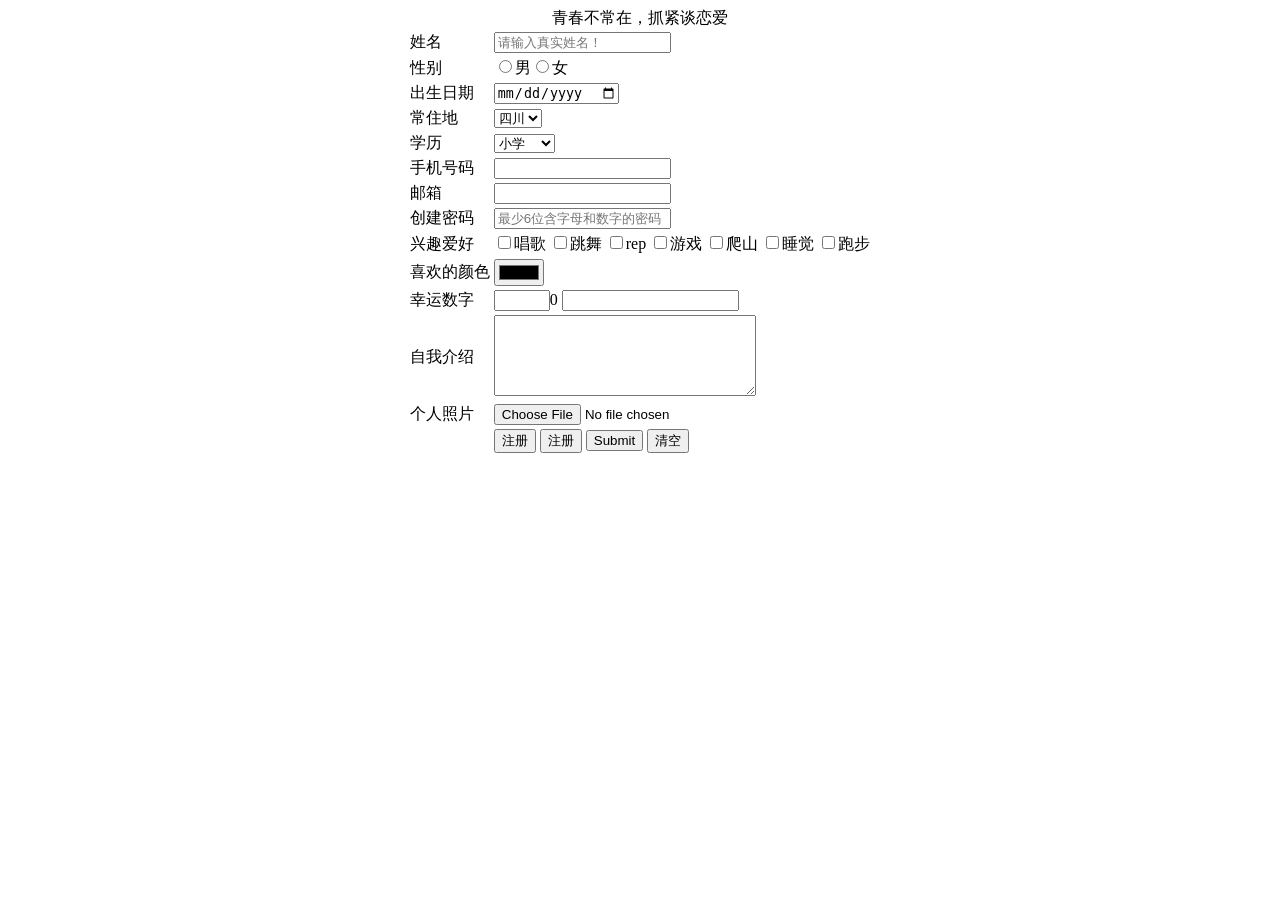
<file: 123/表单.html>
<!DOCTYPE html>
<html lang="en">
<head>
    <meta charset="UTF-8">
    <meta name="viewport" content="width=device-width, initial-scale=1.0">
    <title>表单的应用</title>
</head>
<body>
    <form action="" method="post"></form>
    <table align="center">
        <caption>青春不常在，抓紧谈恋爱</caption>
        <tr>
            <td><span>姓名</span></td>
            <td><input type="text" placeholder="请输入真实姓名！"></td>
        </tr>
        <tr>
            <td><span>性别</span></td>
            <td><input type="radio" name ="xb">男<input type="radio" name="xb">女</td>
        </tr>
        <tr>
            <td><span>出生日期</span></td>
            <td><input type="date"></td>
        </tr>
        <tr>
            <td><span>常住地</span></td>
            <td>
                <select name="" id="">
                    <option value="">四川</option>
                    <option value="">贵州</option>
                    <option value="">成都</option>
                    <option value="">马边</option>
                    <option value="">喜德</option>
                    <option value="">美姑</option>
                    <option value="">山西</option>
                    <option value="">海南</option>
                    <option value="">青岛</option>
                    <option value="">云南</option>
                </select>
            </td>
            
        </tr>
        <tr>
            <td><span>学历</span></td>
            <td>
                <select name="" id="">
                    <option value="">小学</option>
                    <option value="">大学</option>
                    <option value="">初中</option>
                    <option value="">中专</option>
                    <option value="">高中</option>
                    <option value="">硕士</option>
                    <option value="">大专</option>
                    <option value="">本科</option>
                    <option value="">研究生</option>
                    <option value="">博士</option>
                </select>
            </td>
            
        </tr>
        <tr>
            <td><span>手机号码</span></td>
            <td><input type="tel" pattern="1[0-9]{3}-[0-9]{2}-[0-9]{3}"></td>
        </tr>
        <tr>
            <td><span>邮箱</span></td>
            <td><input type="eamil"></td>
        </tr>

        <tr>
            <td><span>创建密码</span></td>
            <td><input type="password" placeholder="最少6位含字母和数字的密码"></td>
        </tr>
        <tr>
            <td><span>兴趣爱好</span></td>
            <td><input type="checkbox">唱歌
                <input type="checkbox">跳舞
                <input type="checkbox">rep
                <input type="checkbox">游戏
                <input type="checkbox">爬山
                <input type="checkbox">睡觉
                <input type="checkbox">跑步

            </td>
        </tr>
        <tr>
            <td><span>喜欢的颜色</span></td>
            <td><input type="color"></td>
        </tr>
        <tr>
            <td><span>幸运数字</span></td>
            <td><input type="number" min="0" max="100">0 <input type="text"> </td>
        </tr>
        <tr>
    <td><span>自我介绍</span></td>
    <td><textarea name="" id="" rows="5" cols="30"></textarea></td>
</tr>
<tr>
    <td><span>个人照片</span></td>
    <td><input type="file"></td>
</tr>
<tr>
    <td></td>
    <td>
        <button>注册</button>
        <input type="button" value="注册">
        <input type="submit">
        <input type="reset" value="清空">
    </td>
</tr>

    </table>
</body>
</html>
</file>
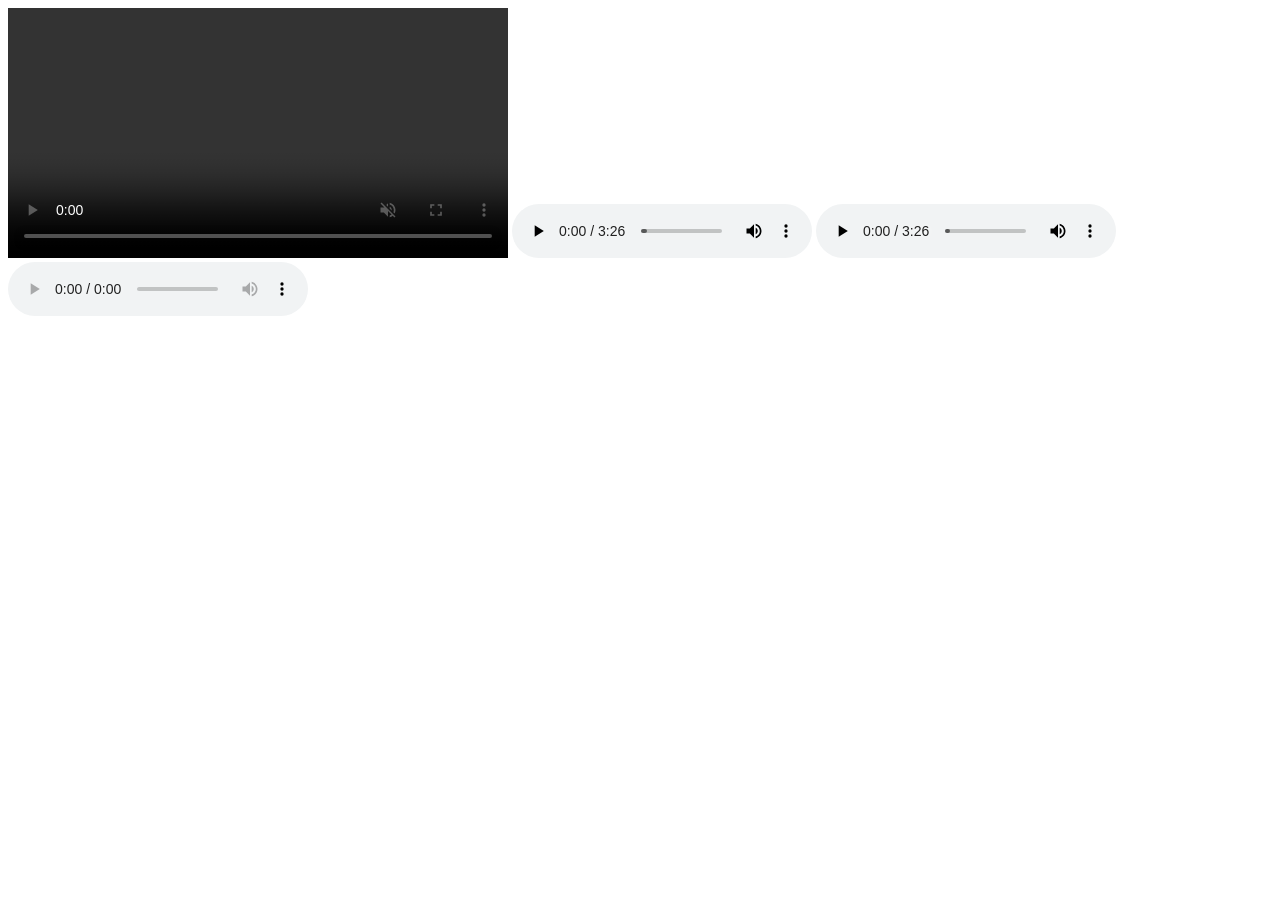
<file: 123/视频音频.html>
<!DOCTYPE html>
<html lang="en">
<head>
    <meta charset="UTF-8">
    <meta name="viewport" content="width=device-width, initial-scale=1.0">
    <title>视频音频</title>
</head>
<body>
     <video src="../media/cd1.mp4" width="500px" controls autoplay muted> </video>
     <audio src="../media/蔡琴明月几时有.mp3" controls></audio>
     <video src="../media/蔡琴明月几时有.mp3" controls></video>
     <audio src="../media/cd1.mp4" controls></audio>
</body>
</html>
</file>
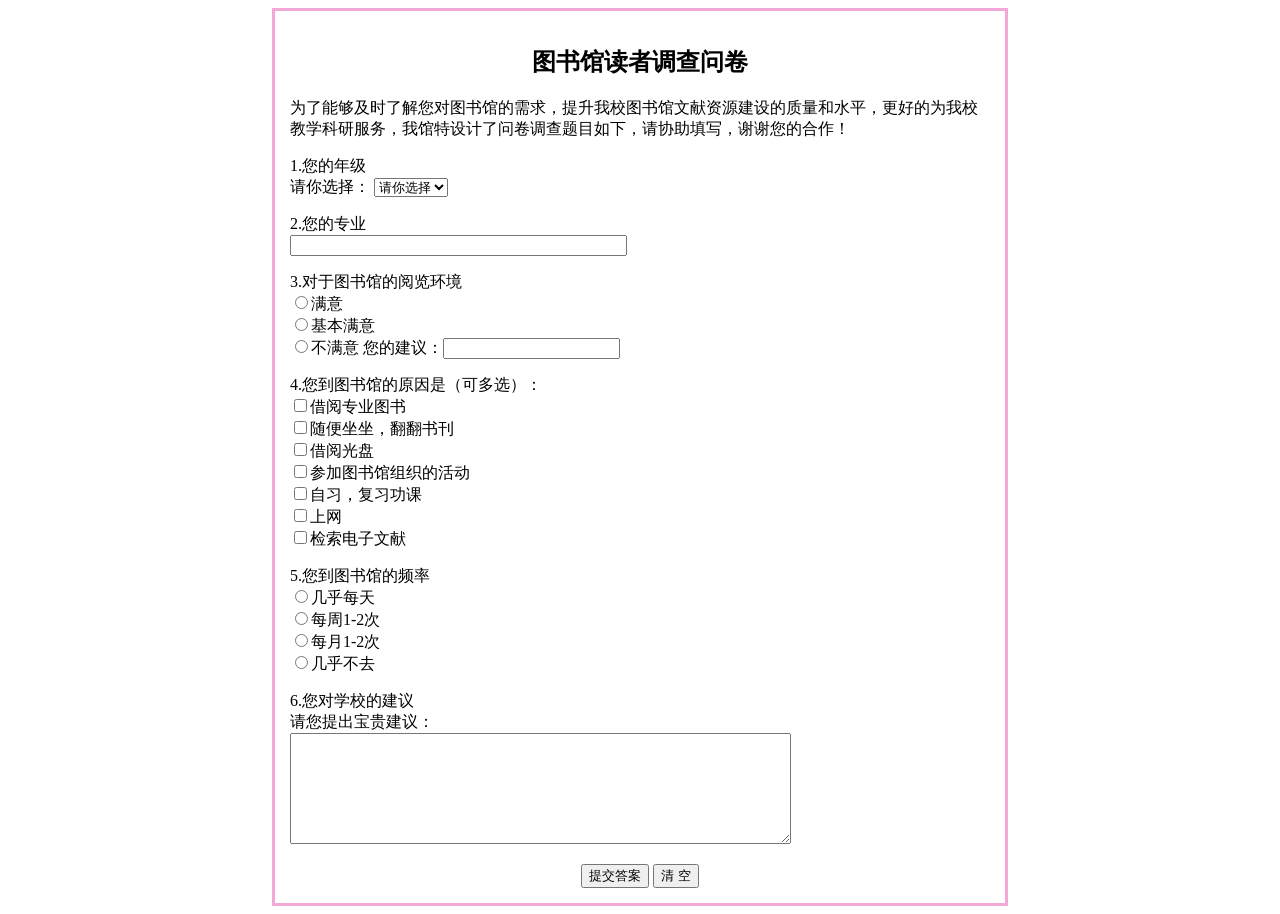
<file: 123/调查问卷.html>
<!DOCTYPE html>
<html lang="zh-CN">
<head>
    <meta charset="UTF-8">
    <meta name="viewport" content="width=device-width, initial-scale=1.0">
    <title>图书馆读者调查问卷</title>
    <style>
        .box{
            border:3px solid #f3a8d8;
            padding:15px;
            max-width:700px;
            margin:0 auto;
        }
        h2{
            text-align:center;
        }
    </style>
</head>
<body>
<div class="box">
    <h2>图书馆读者调查问卷</h2>
    <p>为了能够及时了解您对图书馆的需求，提升我校图书馆文献资源建设的质量和水平，更好的为我校教学科研服务，我馆特设计了问卷调查题目如下，请协助填写，谢谢您的合作！</p>
    <form>
        <p>1.您的年级<br>
            请你选择：
            <select>
                <option>请你选择</option>
            </select>
        </p>
        <p>2.您的专业<br>
            <input type="text" size="40">
        </p>
        <p>3.对于图书馆的阅览环境<br>
            <input type="radio" name="env">满意<br>
            <input type="radio" name="env">基本满意<br>
            <input type="radio" name="env">不满意
            您的建议：<input type="text">
        </p>
        <p>4.您到图书馆的原因是（可多选）：<br>
            <input type="checkbox">借阅专业图书<br>
            <input type="checkbox">随便坐坐，翻翻书刊<br>
            <input type="checkbox">借阅光盘<br>
            <input type="checkbox">参加图书馆组织的活动<br>
            <input type="checkbox">自习，复习功课<br>
            <input type="checkbox">上网<br>
            <input type="checkbox">检索电子文献
        </p>
        <p>5.您到图书馆的频率<br>
            <input type="radio" name="freq">几乎每天<br>
            <input type="radio" name="freq">每周1‑2次<br>
            <input type="radio" name="freq">每月1‑2次<br>
            <input type="radio" name="freq">几乎不去
        </p>
        <p>6.您对学校的建议<br>
            请您提出宝贵建议：<br>
            <textarea rows="7" cols="60"></textarea>
        </p>
        <div align="center">
            <input type="submit" value="提交答案">
            <input type="reset" value="清 空">
        </div>
    </form>
</div>
</body>
</html>
</file>
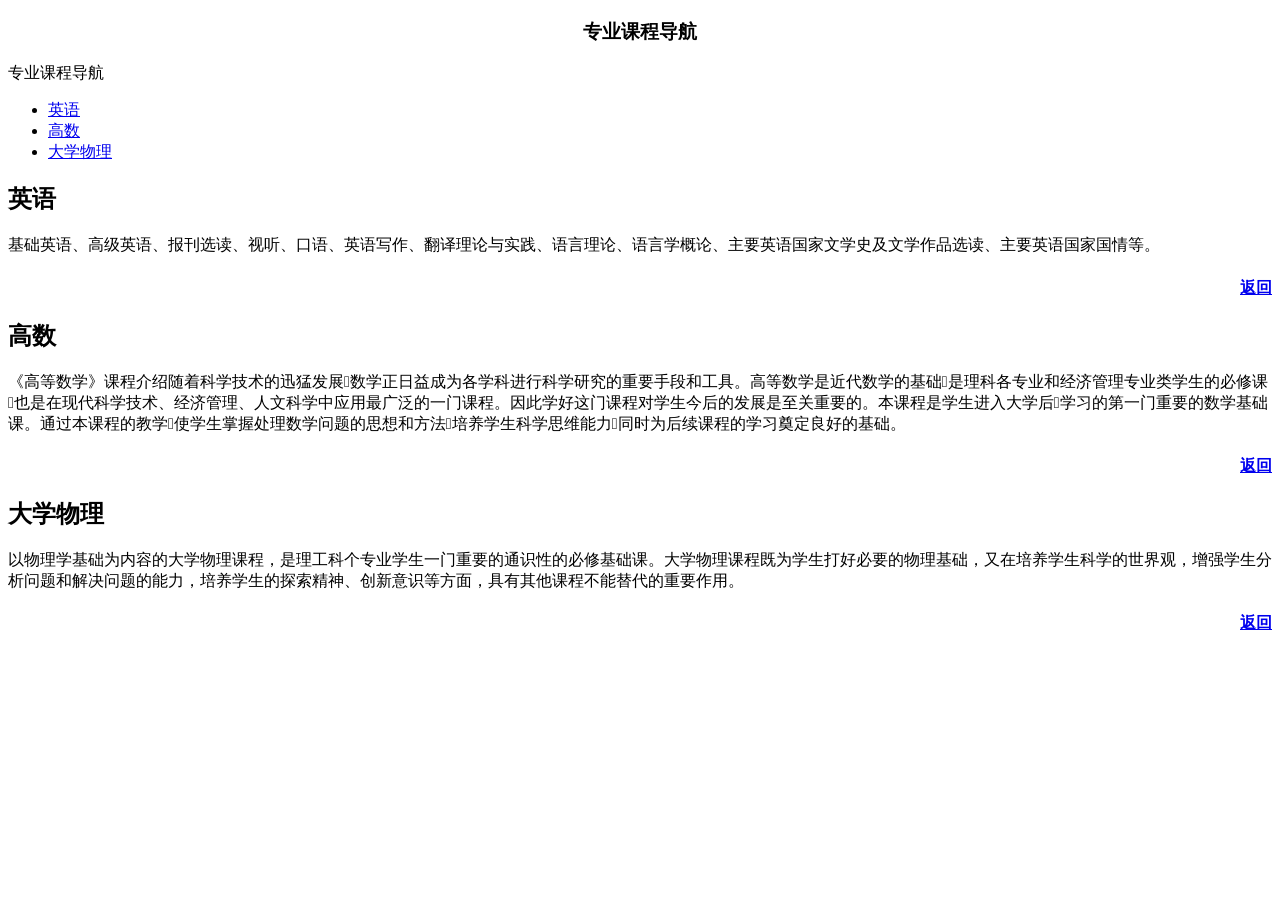
<file: 123/项目1.html>
<!DOCTYPE html>
<html lang="en">
<head>
    <meta charset="UTF-8">
    <meta name="viewport" content="width=device-width, initial-scale=1.0">
    <title>专业课程导航</title>
</head>
<body>
    <h3 align="center"><a name="softw">专业课程导航</a></h3>
    专业课程导航
    <ul>
        <li><a href="#yy">英语</a></li>
        <li><a href="#gs">高数</a></li>
        <li><a href="#wl">大学物理</a></li>
    </ul>
  <h2><a name="yy">英语</a></h2>  
<p>基础英语、高级英语、报刊选读、视听、口语、英语写作、翻译理论与实践、语言理论、语言学概论、主要英语国家文学史及文学作品选读、主要英语国家国情等。 </p>
<h4 align="right"><a href="#softw">返回</a></h4>
  <h2><a name="gs">高数</a></h2> 
<p>《高等数学》课程介绍随着科学技术的迅猛发展数学正日益成为各学科进行科学研究的重要手段和工具。高等数学是近代数学的基础是理科各专业和经济管理专业类学生的必修课也是在现代科学技术、经济管理、人文科学中应用最广泛的一门课程。因此学好这门课程对学生今后的发展是至关重要的。本课程是学生进入大学后学习的第一门重要的数学基础课。通过本课程的教学使学生掌握处理数学问题的思想和方法培养学生科学思维能力同时为后续课程的学习奠定良好的基础。 </p>
<h4 align="right"><a href="#softw">返回</a></h4>
  <h2><a name="wl">大学物理</a></h2> 
<p>以物理学基础为内容的大学物理课程，是理工科个专业学生一门重要的通识性的必修基础课。大学物理课程既为学生打好必要的物理基础，又在培养学生科学的世界观，增强学生分析问题和解决问题的能力，培养学生的探索精神、创新意识等方面，具有其他课程不能替代的重要作用。 </p>
<h4 align="right"><a href="#softw">返回</a></h4>

</body>
</html>
</file>
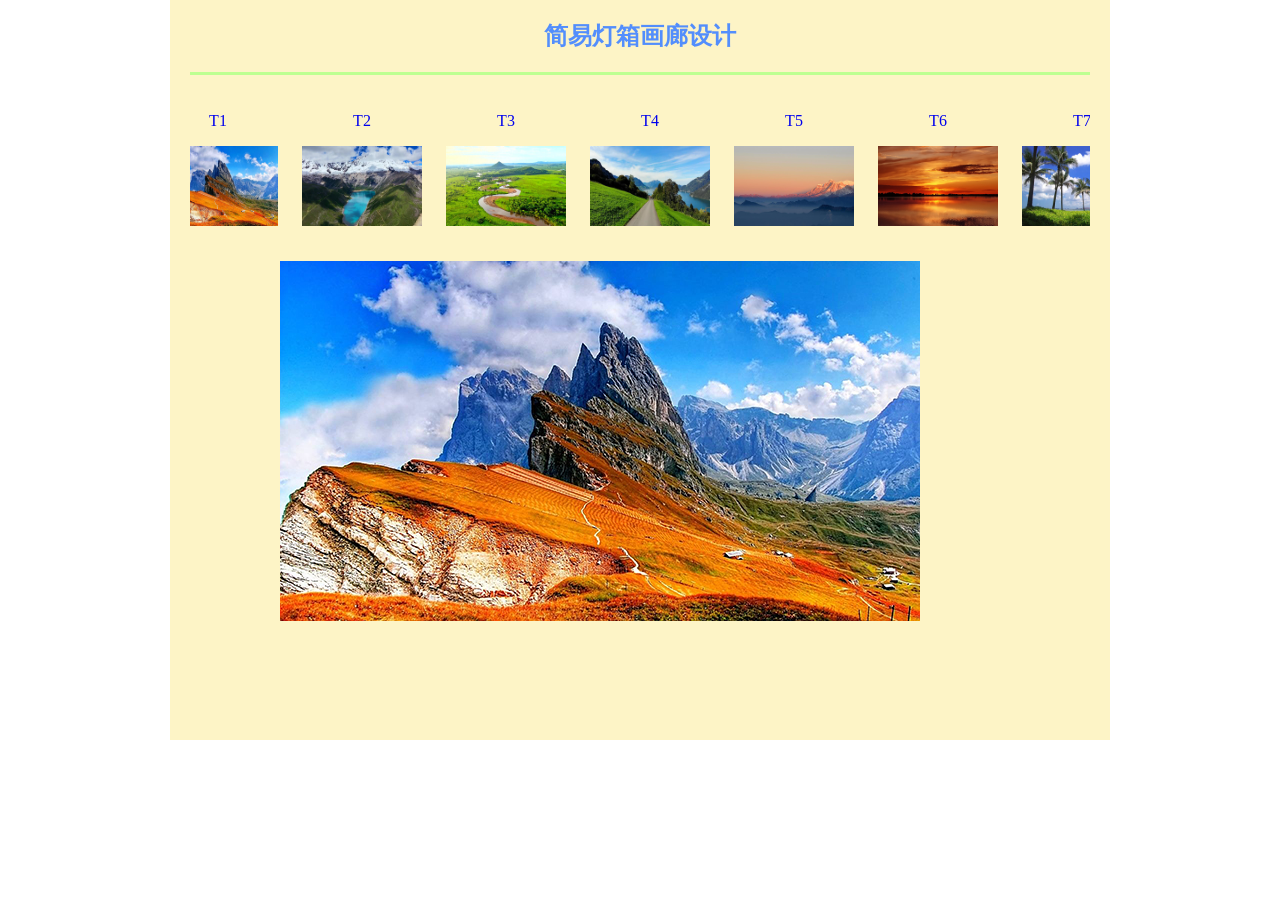
<file: 123/项目2.html>
<!DOCTYPE html>
<html lang="en">
<head>
    <meta charset="UTF-8">
    <meta name="viewport" content="width=device-width, initial-scale=1.0">
    <style type="text/css">
        body{
            text-align: center;
            margin:0;/*居中显示*/
        }
        .wrap{
            width: 900px;
            height: 700px;
            margin: 0 auto;
            background-color:rgb(253, 244, 198); /* 橙色背景 */
            padding:20px;
        }
        h2{
            color:rgb(83, 142, 252);
            margin-top:0;
        }
        .line{
            height:3px;
            background-color:rgb(189, 255, 145);
            margin-bottom:20px;
        }
        /* 滚动容器 */
        .scroll-box{
            width:100%;
            overflow:hidden;
        }
        .scroll-ul{
            list-style-type: none;
            text-align: center;
            white-space: nowrap; /* 一行排列图片 */
            padding:0;
            margin:0;
        }
        .scroll-ul li{
            display: inline-block; /*行内块*/
            margin: 1px 10px;
        }
        .scroll-ul li img{
            width:120px;
            height:80px;
        }
        a:active,a:visited,a:link{
            text-decoration: none;
        }
        a:hover{
            border-bottom: 5px solid #3f3c3c;
        }
        iframe{
            margin-top:30px;
            width:80%;
            height:400px;
        }
    </style>
    <title>灯箱画廊</title>
</head>
<body>
    <div class="wrap">
        <h2>简易灯箱画廊设计</h2>
        <div class="line"></div>
        <!-- 滚动图片区域 -->
        <div class="scroll-box" id="scrollBox">
            <ul class="scroll-ul" id="scrollUl">
                <!-- target="content" 点击在iframe中打开大图 -->
                <li><a href="../img/t1.jpg" target="content"><p>T1</p><img src="../img/t1.jpg" alt="T1">
                </a></li>
                <li><a href="../img/t2.jpg" target="content"><p>T2</p><img src="../img/t2.jpg" alt="T2">
                </a></li>
                <li><a href="../img/t3.jpg" target="content"><p>T3</p><img src="../img/t3.jpg" alt="T3">
                </a></li>
                <li><a href="../img/t4.jpg" target="content"><p>T4</p><img src="../img/t4.jpg" alt="T4">
                </a></li>
                <li><a href="../img/t5.jpg" target="content"><p>T5</p><img src="../img/t5.jpg" alt="T5">
                </a></li>
                <li><a href="../img/t6.jpg" target="content"><p>T6</p><img src="../img/t6.jpg" alt="T6">
                </a></li>
                <li><a href="../img/t7.jpg" target="content"><p>T7</p><img src="../img/t7.jpg" alt="T7">
                </a></li>
            </ul>
        </div>
        <!-- 浮动框架name="content"，对应a标签target -->
        <iframe src="../img/t1.jpg" frameborder="0" name="content"></iframe>
    </div>
<script>
// 图片循环滚动代码
let scrollUl = document.getElementById('scrollUl');
let scrollBox = document.getElementById('scrollBox');
let timer;
// 复制一份li，实现无缝循环
scrollUl.innerHTML += scrollUl.innerHTML;

function move(){
    scrollBox.scrollLeft += 1;
    // 滚动到一半时重置位置，实现循环
    if(scrollBox.scrollLeft >= scrollUl.offsetWidth / 2){
        scrollBox.scrollLeft = 0;
    }
}
// 启动滚动
timer = setInterval(move,30);
// 鼠标移入停止滚动
scrollBox.onmouseover = function(){
    clearInterval(timer);
}
// 鼠标移出继续滚动
scrollBox.onmouseout = function(){
    timer = setInterval(move,30);
}
</script>
</body>
</html>
</file>
<file: 123/style.css>
/* ============================================================
   文件名：style.css
   用途：简约风格个人名片网页 —— 样式层（CSS3）
   说明：所有样式集中于此，通过 index.html 中的 <link> 引入，
         实现 HTML 结构与 CSS 样式完全分离。
   ============================================================ */

/* ------------------------------------------------------------
   1. 全局基础样式（CSS Reset 精简版 + 页面视觉基调）
   ------------------------------------------------------------ */
* {
    /* 所有元素的宽高均包含内边距与边框，简化尺寸计算 */
    box-sizing: border-box;
}

body {
    /* 页面字体：优先无衬线字体 Stack，保证简洁与跨平台一致性 */
    font-family: "PingFang SC", "Microsoft YaHei", "Segoe UI", Arial, sans-serif;
    /* 浅灰背景：衬托白色卡片，形成柔和反差 */
    background-color: #f0f2f5;
    /* 清除默认外边距，便于后续精确居中布局 */
    margin: 0;
    /* 最小高度撑满整个视口，防止内容少时背景断层 */
    min-height: 100vh;
    /* ---------- 弹性容器：实现卡片垂直 + 水平双居中 ---------- */
    display: flex;
    justify-content: center; /* 水平居中 */
    align-items: center;     /* 垂直居中 */
}

/* ------------------------------------------------------------
   2. 名片卡片样式（居中卡片式布局的核心）
   ------------------------------------------------------------ */
.card {
    /* 卡片宽度：320px 固定宽度，单张名片的主视觉尺寸 */
    width: 320px;
    /* 内部留白：上下 36px / 左右 28px，避免内容贴边 */
    padding: 36px 28px;

    /* ---------- 卡片外框样式 ---------- */
    /* 白色背景：与浅灰页面背景形成明暗对比 */
    background-color: #ffffff;
    /* 12px 圆角：需求指定值，营造柔和、现代的视觉感受 */
    border-radius: 12px;
    /* 柔和阴影：双层阴影叠加出更真实的立体感。
       第一层贴近卡片（浅、细），第二层向外扩散（深、柔），
       整体透明度低，避免生硬。 */
    box-shadow:
        0 4px  12px rgba(0, 0, 0, 0.06),
        0 12px 32px rgba(0, 0, 0, 0.10);

    /* 卡片内部内容水平居中（头像、文字、图标统一轴线对齐） */
    text-align: center;

    /* ---------- 悬停上浮动画的过渡设置 ----------
       transform 与 box-shadow 在 0.3 秒内平滑变化，
       ease 缓动曲线让动画自然、不突兀。 */
    transition: transform 0.3s ease, box-shadow 0.3s ease;
}

/* 鼠标悬停状态下：卡片轻微上浮 + 阴影加深，形成"抬起"立体感 */
.card:hover {
    /* 向上平移 8px：幅度轻微，符合简约风格 */
    transform: translateY(-8px);
    /* 阴影加深加柔：配合上浮，强调卡片与背景的层次 */
    box-shadow:
        0 8px  20px rgba(0, 0, 0, 0.10),
        0 20px 48px rgba(0, 0, 0, 0.16);
}

/* ------------------------------------------------------------
   3. 圆形头像区域
   ------------------------------------------------------------ */
.avatar {
    /* 头像容器：150px 正方形，再配合圆角裁切为圆形 */
    width: 150px;
    height: 150px;
    /* 50% 圆角：任意正方形元素均可转化为正圆 */
    border-radius: 50%;
    /* 头像与下方姓名之间保持 20px 间距 */
    margin: 0 0 20px 0;

    /* 容错处理：未来替换为 <img> 后，图片缩放填满容器且不拉伸变形；
       配合圆形裁切，保证头像不会挤压成椭圆。 */
    overflow: hidden;
}

.avatar img {
    /* 图片铺满容器，保持原有比例裁剪而不是变形 */
    width: 100%;
    height: 100%;
    object-fit: cover;
}

/* 占位头像文字：当使用渐变圆占位时，文字垂直水平居中 */
.avatar-text {
    /* 继承头像容器的圆形尺寸 */
    width: 150px;
    height: 150px;
    border-radius: 50%;
    /* 白色文字，与下方渐变底色形成对比 */
    color: #ffffff;
    /* 字号略大，作为姓名缩写更加醒目 */
    font-size: 56px;
    font-weight: 600;
    /* 文字水平与垂直居中 */
    display: flex;
    justify-content: center;
    align-items: center;
    /* 渐变底色：浅蓝到浅绿，简约明快；
       如需替换真实头像，可无视此颜色设置。 */
    background: linear-gradient(135deg, #5b8cff, #5bd0a8);
}

/* ------------------------------------------------------------
   4. 姓名与职位文字
   ------------------------------------------------------------ */
.name {
    /* 姓名字号：卡片中最醒目元素，21px 左右为宜 */
    font-size: 21px;
    font-weight: 600;
    /* 深色文字：保证与白色卡片的高对比度，易读性好 */
    color: #2b2f36;
    /* 清除标题默认外边距，间距全部由下方统一控制 */
    margin: 0;
}

.job-title {
    /* 职位字号：比姓名稍小，作为辅助信息 */
    font-size: 14px;
    /* 灰色文字：降低视觉权重，突出姓名主体地位 */
    color: #7a7f88;
    /* 姓名与职位之间的垂直间距 */
    margin: 8px 0 0 0;
}

/* ------------------------------------------------------------
   5. 联系方式列表
   ------------------------------------------------------------ */
.contact-list {
    /* 清除列表默认的项目符号与内边距，保持干净简约 */
    list-style: none;
    margin: 24px 0 0 0;
    padding: 0;
}

/* 每条联系信息：图标与文字垂直居中对齐 */
.contact-item {
    display: flex;
    align-items: center;
    gap: 10px; /* 图标与文字之间的水平间距 */
}

/* 相邻条目之间保持 12px，列表内部呼吸感 */
.contact-item + .contact-item {
    margin-top: 12px;
}

/* 内联 SVG 图标：宽高一致，线条描边 */
.contact-icon {
    width: 18px;
    height: 18px;
    /* 颜色继承文字色，便于统一调整主题色 */
    color: #7a7f88;
    flex-shrink: 0; /* 防止图标被压缩变形 */
}

/* 可点击的联系方式链接（邮箱 / 电话） */
.contact-link {
    /* 与图标颜色一致，视觉统一 */
    color: #7a7f88;
    /* 去除链接默认下划线，保持简约 */
    text-decoration: none;
    /* 字号与页面其他次级文字一致 */
    font-size: 14px;
}

/* 悬停时可点击项：颜色略微加深，暗示可交互 */
.contact-link:hover {
    color: #2b2f36;
}

/* 纯文字的联系方式（如地址），样式与链接一致 */
.contact-text {
    color: #7a7f88;
    font-size: 14px;
}
</file>
